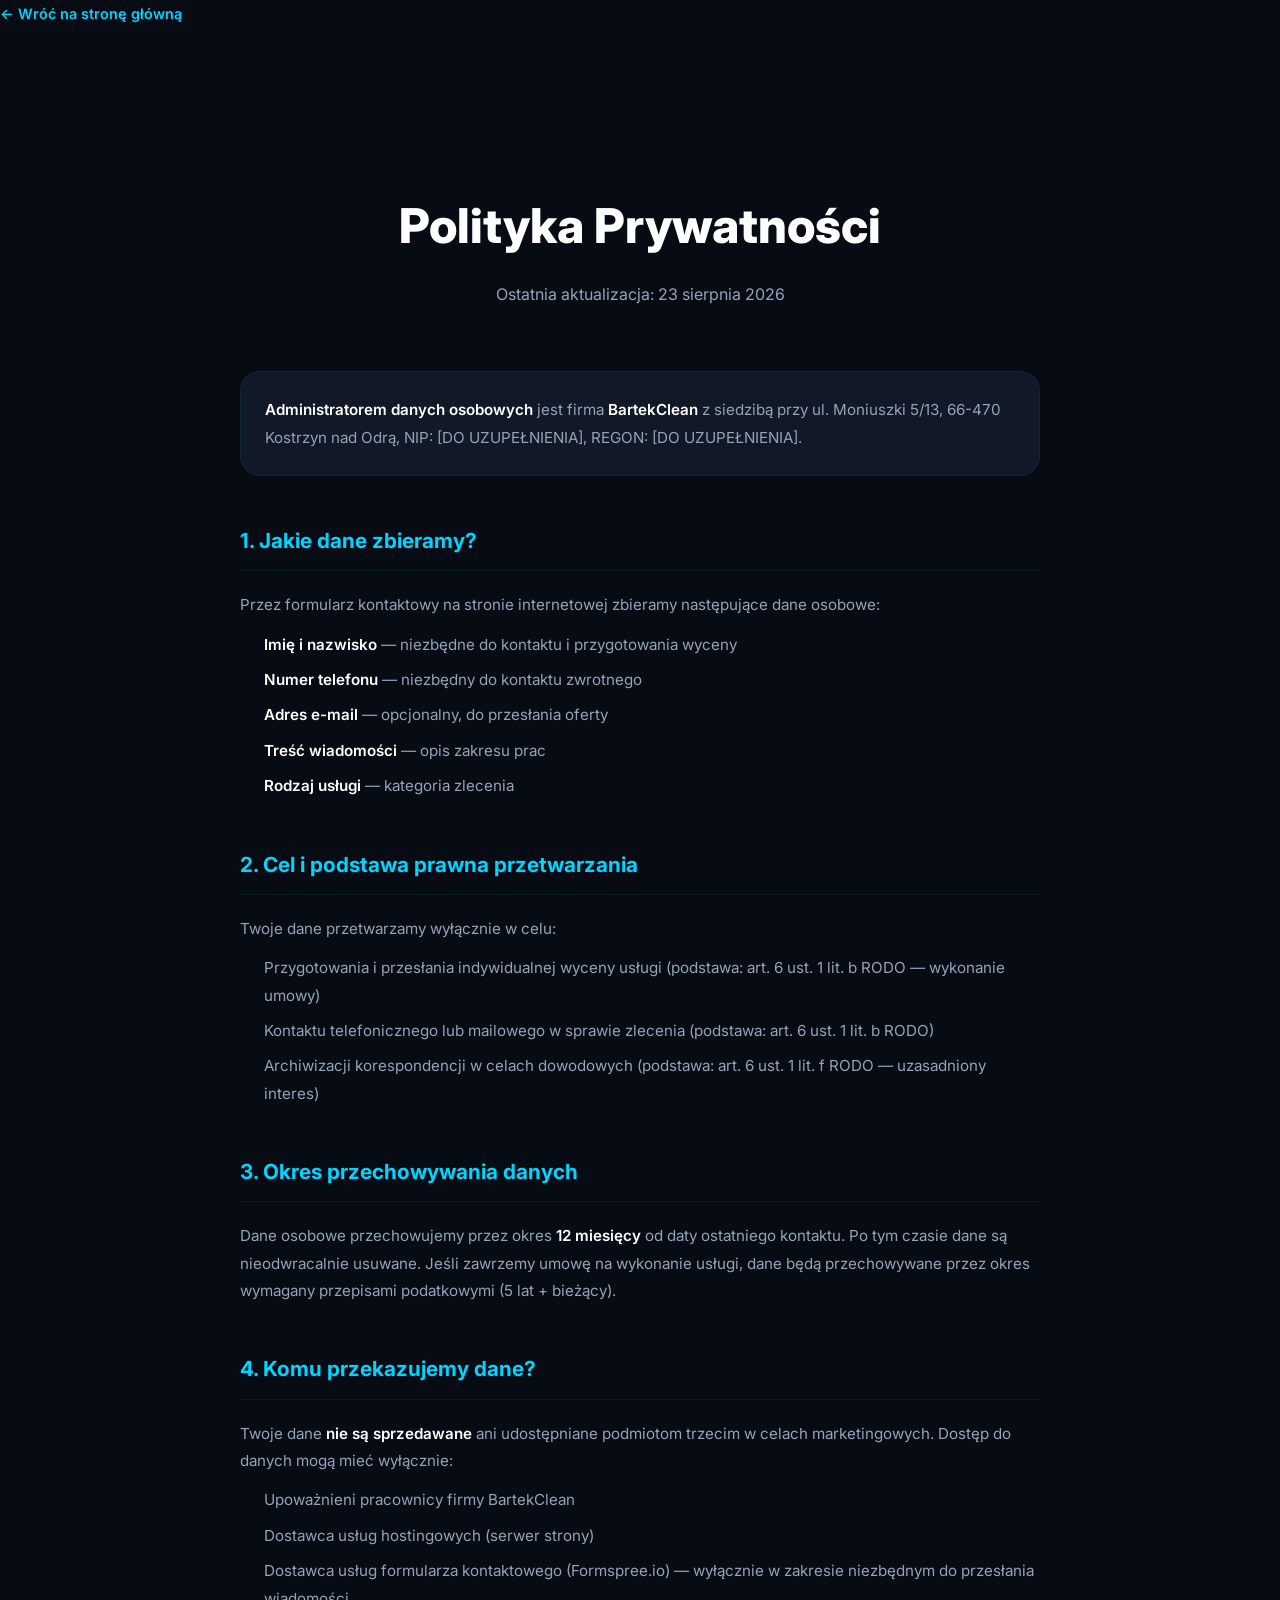
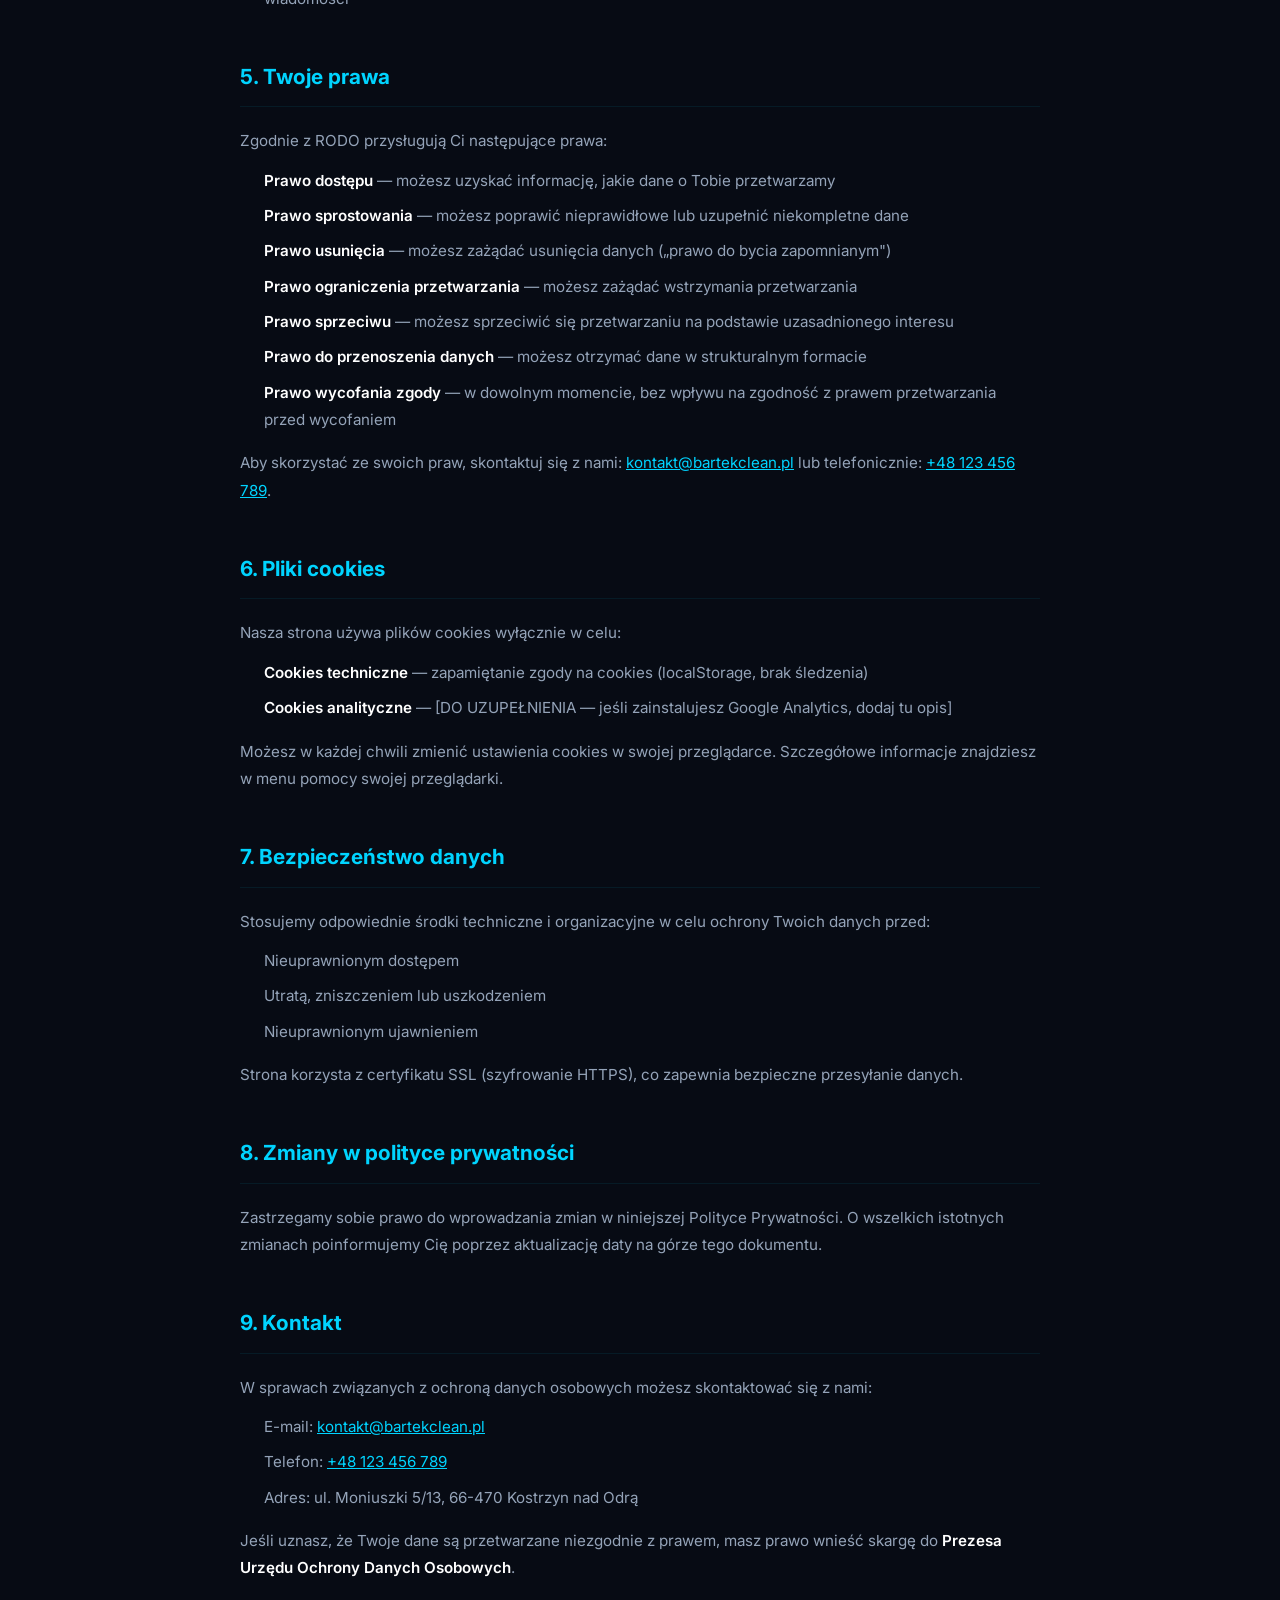
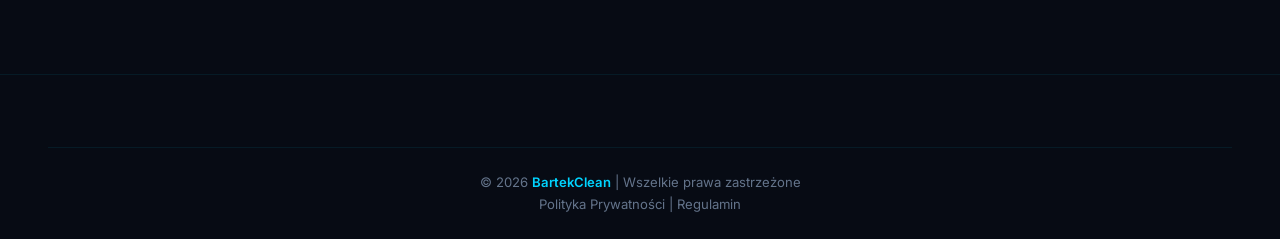
<file: polityka-prywatnosci.html>
<!DOCTYPE html>
<html lang="pl">
<head>
  <meta charset="UTF-8">
  <meta name="viewport" content="width=device-width, initial-scale=1.0">
  <title>Polityka Prywatności | BartekClean</title>
  <meta name="description" content="Polityka prywatności i ochrony danych osobowych firmy BartekClean.">
  <meta name="robots" content="noindex, follow">
  <link rel="icon" type="image/png" href="media/logo-icon.png" sizes="32x32">
  <link rel="preconnect" href="https://fonts.googleapis.com">
  <link rel="preconnect" href="https://fonts.gstatic.com" crossorigin>
  <link href="https://fonts.googleapis.com/css2?family=Inter:wght@300;400;500;600;700&display=swap" rel="stylesheet">
  <link rel="stylesheet" href="css/main.min.css?v=11">
  <style>
    .legal-page { padding: 120px 0 80px; min-height: 100vh; }
    .legal-page__header { text-align: center; margin-bottom: 64px; }
    .legal-page__header h1 { font-size: clamp(2rem, 4vw, 3rem); font-weight: 800; color: #fff; margin-bottom: 16px; }
    .legal-page__header p { color: var(--c-text-dim); font-size: 1rem; }
    .legal-content { max-width: 800px; margin: 0 auto; }
    .legal-content h2 { font-size: 1.3rem; font-weight: 700; color: var(--c-accent); margin: 48px 0 20px; padding-bottom: 12px; border-bottom: 1px solid var(--c-border); }
    .legal-content h3 { font-size: 1.05rem; font-weight: 600; color: #fff; margin: 28px 0 12px; }
    .legal-content p, .legal-content li { color: var(--c-text-dim); font-size: 0.95rem; line-height: 1.8; margin-bottom: 12px; }
    .legal-content ul { padding-left: 24px; margin-bottom: 16px; }
    .legal-content li { margin-bottom: 8px; }
    .legal-content strong { color: #fff; font-weight: 600; }
    .legal-content a { color: var(--c-accent); text-decoration: underline; }
    .legal-content .highlight-box { background: var(--c-bg-card); border: 1px solid var(--c-border); border-radius: var(--s-radius); padding: 24px; margin: 24px 0; }
    .legal-content .highlight-box p { margin: 0; }
    .legal-back { display: inline-flex; align-items: center; gap: 8px; margin-bottom: 40px; color: var(--c-accent); font-weight: 600; font-size: 0.9rem; transition: all var(--t-fast); }
    .legal-back:hover { gap: 12px; }
  </style>
</head>
<body>
  <a href="index.html" class="legal-back">← Wróć na stronę główną</a>

  <section class="legal-page">
    <div class="container">
      <div class="legal-page__header">
        <h1>Polityka Prywatności</h1>
        <p>Ostatnia aktualizacja: 23 sierpnia 2026</p>
      </div>

      <div class="legal-content">
        <div class="highlight-box">
          <p><strong>Administratorem danych osobowych</strong> jest firma <strong>BartekClean</strong> z siedzibą przy ul. Moniuszki 5/13, 66-470 Kostrzyn nad Odrą, NIP: [DO UZUPEŁNIENIA], REGON: [DO UZUPEŁNIENIA].</p>
        </div>

        <h2>1. Jakie dane zbieramy?</h2>
        <p>Przez formularz kontaktowy na stronie internetowej zbieramy następujące dane osobowe:</p>
        <ul>
          <li><strong>Imię i nazwisko</strong> — niezbędne do kontaktu i przygotowania wyceny</li>
          <li><strong>Numer telefonu</strong> — niezbędny do kontaktu zwrotnego</li>
          <li><strong>Adres e-mail</strong> — opcjonalny, do przesłania oferty</li>
          <li><strong>Treść wiadomości</strong> — opis zakresu prac</li>
          <li><strong>Rodzaj usługi</strong> — kategoria zlecenia</li>
        </ul>

        <h2>2. Cel i podstawa prawna przetwarzania</h2>
        <p>Twoje dane przetwarzamy wyłącznie w celu:</p>
        <ul>
          <li>Przygotowania i przesłania indywidualnej wyceny usługi (podstawa: art. 6 ust. 1 lit. b RODO — wykonanie umowy)</li>
          <li>Kontaktu telefonicznego lub mailowego w sprawie zlecenia (podstawa: art. 6 ust. 1 lit. b RODO)</li>
          <li>Archiwizacji korespondencji w celach dowodowych (podstawa: art. 6 ust. 1 lit. f RODO — uzasadniony interes)</li>
        </ul>

        <h2>3. Okres przechowywania danych</h2>
        <p>Dane osobowe przechowujemy przez okres <strong>12 miesięcy</strong> od daty ostatniego kontaktu. Po tym czasie dane są nieodwracalnie usuwane. Jeśli zawrzemy umowę na wykonanie usługi, dane będą przechowywane przez okres wymagany przepisami podatkowymi (5 lat + bieżący).</p>

        <h2>4. Komu przekazujemy dane?</h2>
        <p>Twoje dane <strong>nie są sprzedawane</strong> ani udostępniane podmiotom trzecim w celach marketingowych. Dostęp do danych mogą mieć wyłącznie:</p>
        <ul>
          <li>Upoważnieni pracownicy firmy BartekClean</li>
          <li>Dostawca usług hostingowych (serwer strony)</li>
          <li>Dostawca usług formularza kontaktowego (Formspree.io) — wyłącznie w zakresie niezbędnym do przesłania wiadomości</li>
        </ul>

        <h2>5. Twoje prawa</h2>
        <p>Zgodnie z RODO przysługują Ci następujące prawa:</p>
        <ul>
          <li><strong>Prawo dostępu</strong> — możesz uzyskać informację, jakie dane o Tobie przetwarzamy</li>
          <li><strong>Prawo sprostowania</strong> — możesz poprawić nieprawidłowe lub uzupełnić niekompletne dane</li>
          <li><strong>Prawo usunięcia</strong> — możesz zażądać usunięcia danych („prawo do bycia zapomnianym")</li>
          <li><strong>Prawo ograniczenia przetwarzania</strong> — możesz zażądać wstrzymania przetwarzania</li>
          <li><strong>Prawo sprzeciwu</strong> — możesz sprzeciwić się przetwarzaniu na podstawie uzasadnionego interesu</li>
          <li><strong>Prawo do przenoszenia danych</strong> — możesz otrzymać dane w strukturalnym formacie</li>
          <li><strong>Prawo wycofania zgody</strong> — w dowolnym momencie, bez wpływu na zgodność z prawem przetwarzania przed wycofaniem</li>
        </ul>
        <p>Aby skorzystać ze swoich praw, skontaktuj się z nami: <a href="mailto:kontakt@bartekclean.pl">kontakt@bartekclean.pl</a> lub telefonicznie: <a href="tel:+48123456789">+48 123 456 789</a>.</p>

        <h2>6. Pliki cookies</h2>
        <p>Nasza strona używa plików cookies wyłącznie w celu:</p>
        <ul>
          <li><strong>Cookies techniczne</strong> — zapamiętanie zgody na cookies (localStorage, brak śledzenia)</li>
          <li><strong>Cookies analityczne</strong> — [DO UZUPEŁNIENIA — jeśli zainstalujesz Google Analytics, dodaj tu opis]</li>
        </ul>
        <p>Możesz w każdej chwili zmienić ustawienia cookies w swojej przeglądarce. Szczegółowe informacje znajdziesz w menu pomocy swojej przeglądarki.</p>

        <h2>7. Bezpieczeństwo danych</h2>
        <p>Stosujemy odpowiednie środki techniczne i organizacyjne w celu ochrony Twoich danych przed:</p>
        <ul>
          <li>Nieuprawnionym dostępem</li>
          <li>Utratą, zniszczeniem lub uszkodzeniem</li>
          <li>Nieuprawnionym ujawnieniem</li>
        </ul>
        <p>Strona korzysta z certyfikatu SSL (szyfrowanie HTTPS), co zapewnia bezpieczne przesyłanie danych.</p>

        <h2>8. Zmiany w polityce prywatności</h2>
        <p>Zastrzegamy sobie prawo do wprowadzania zmian w niniejszej Polityce Prywatności. O wszelkich istotnych zmianach poinformujemy Cię poprzez aktualizację daty na górze tego dokumentu.</p>

        <h2>9. Kontakt</h2>
        <p>W sprawach związanych z ochroną danych osobowych możesz skontaktować się z nami:</p>
        <ul>
          <li>E-mail: <a href="mailto:kontakt@bartekclean.pl">kontakt@bartekclean.pl</a></li>
          <li>Telefon: <a href="tel:+48123456789">+48 123 456 789</a></li>
          <li>Adres: ul. Moniuszki 5/13, 66-470 Kostrzyn nad Odrą</li>
        </ul>
        <p>Jeśli uznasz, że Twoje dane są przetwarzane niezgodnie z prawem, masz prawo wnieść skargę do <strong>Prezesa Urzędu Ochrony Danych Osobowych</strong>.</p>
      </div>
    </div>
  </section>

  <footer class="footer" role="contentinfo">
    <div class="container">
      <div class="footer__bottom">
        <p>© 2026 <strong>BartekClean</strong> | Wszelkie prawa zastrzeżone</p>
        <p class="footer__legal"><a href="polityka-prywatnosci.html">Polityka Prywatności</a> | <a href="regulamin.html">Regulamin</a></p>
      </div>
    </div>
  </footer>
</body>
</html>
</file>
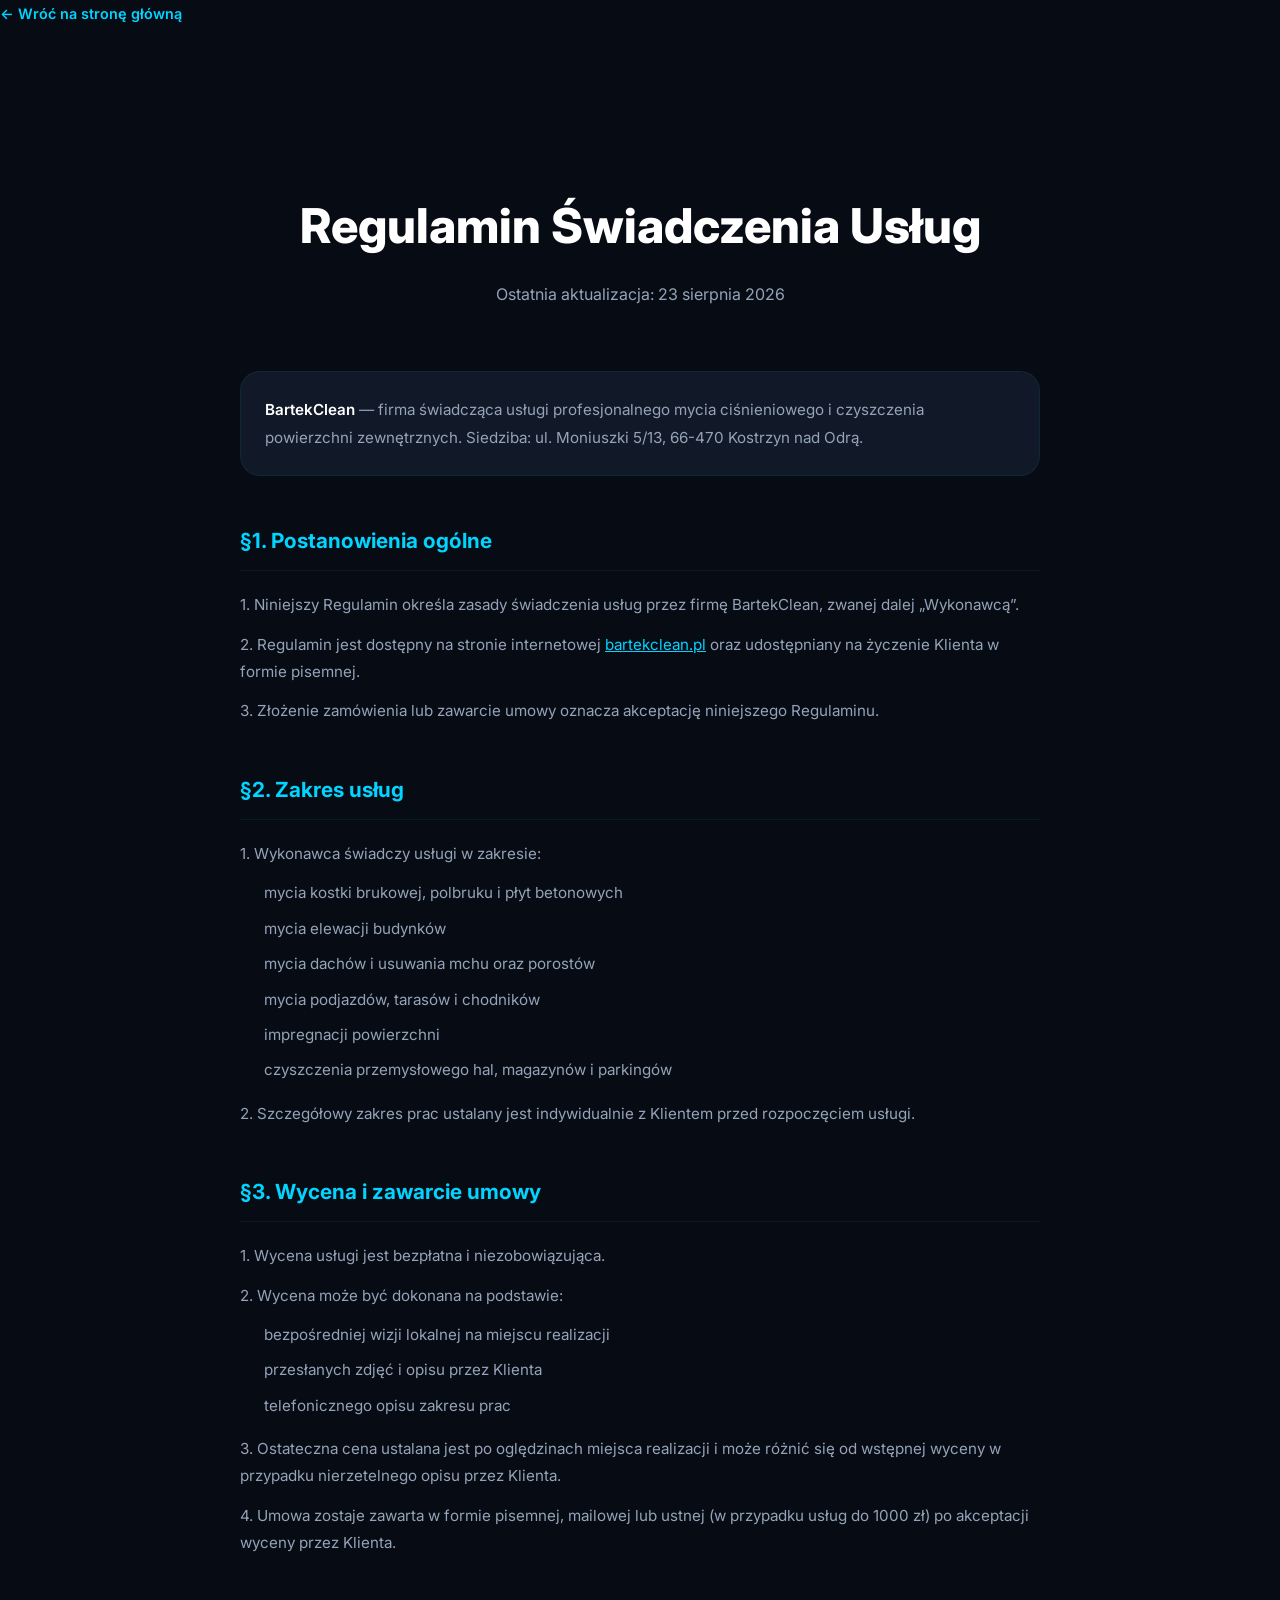
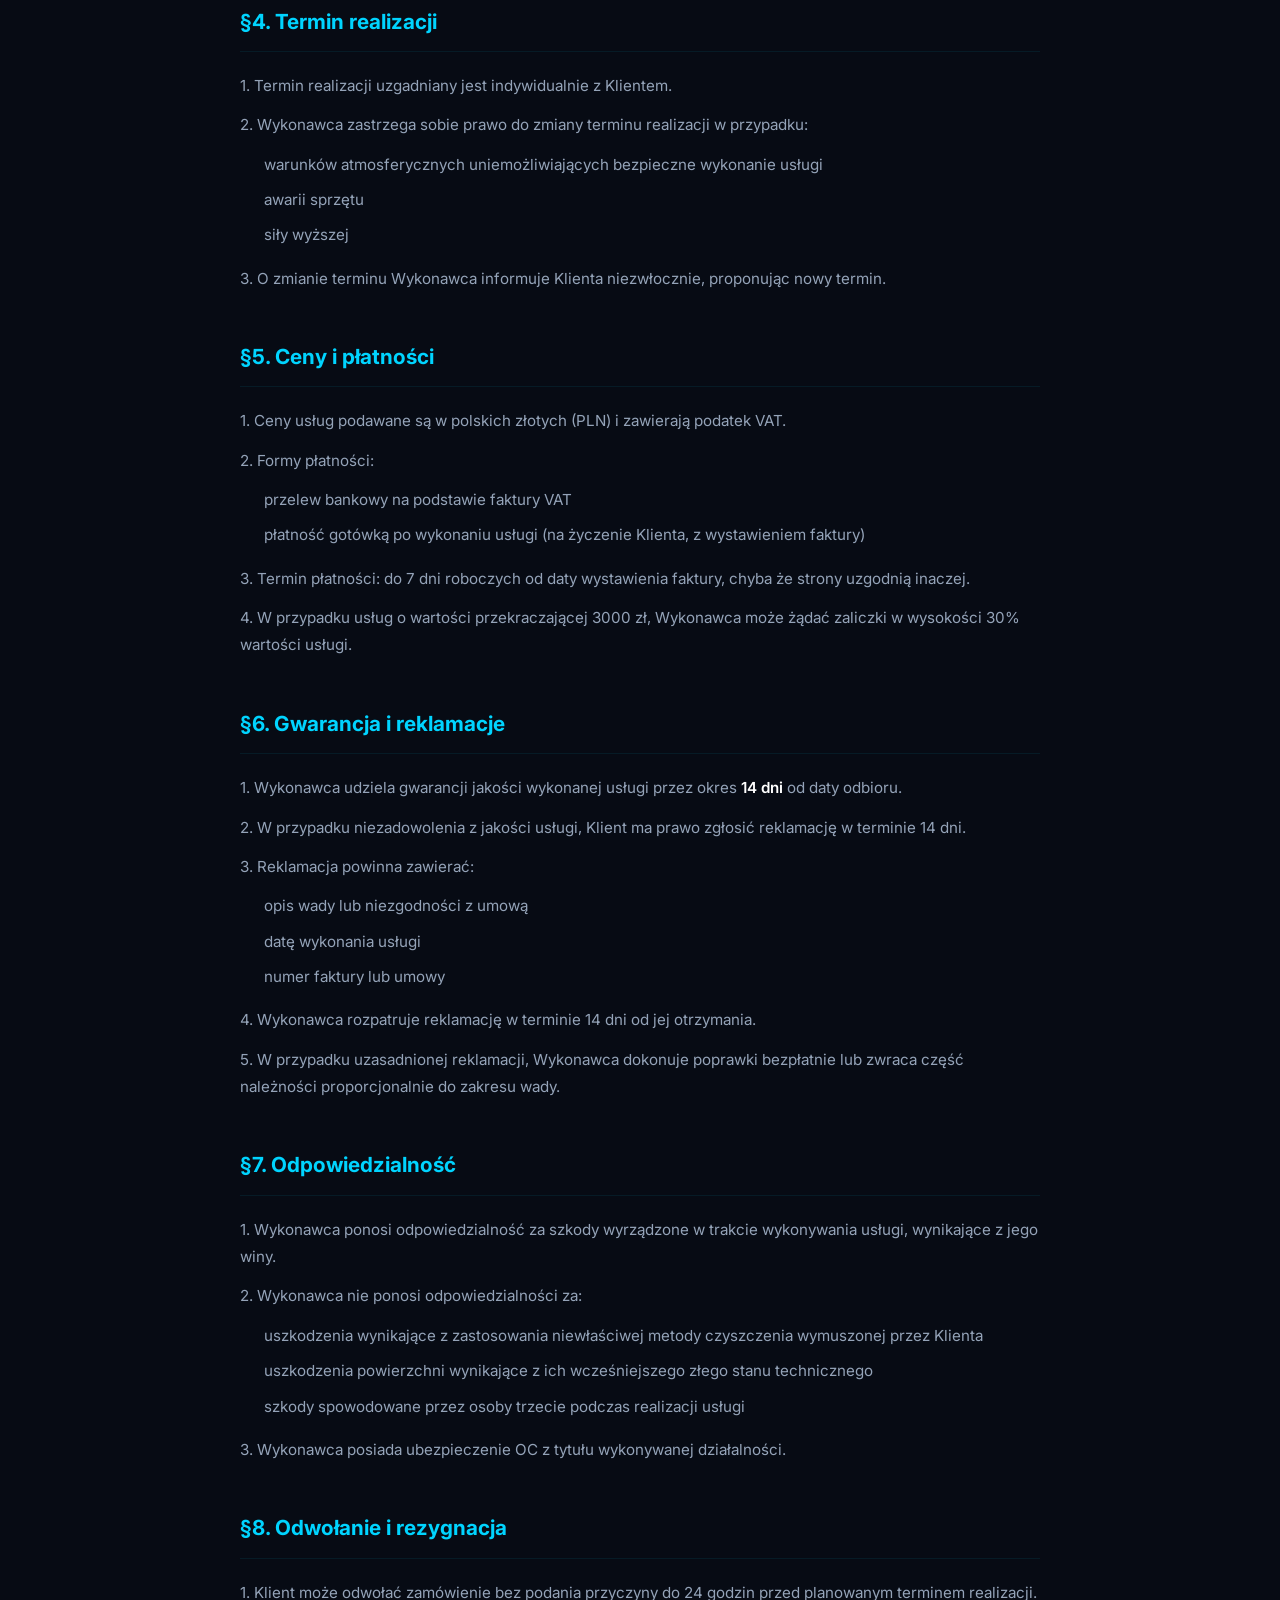
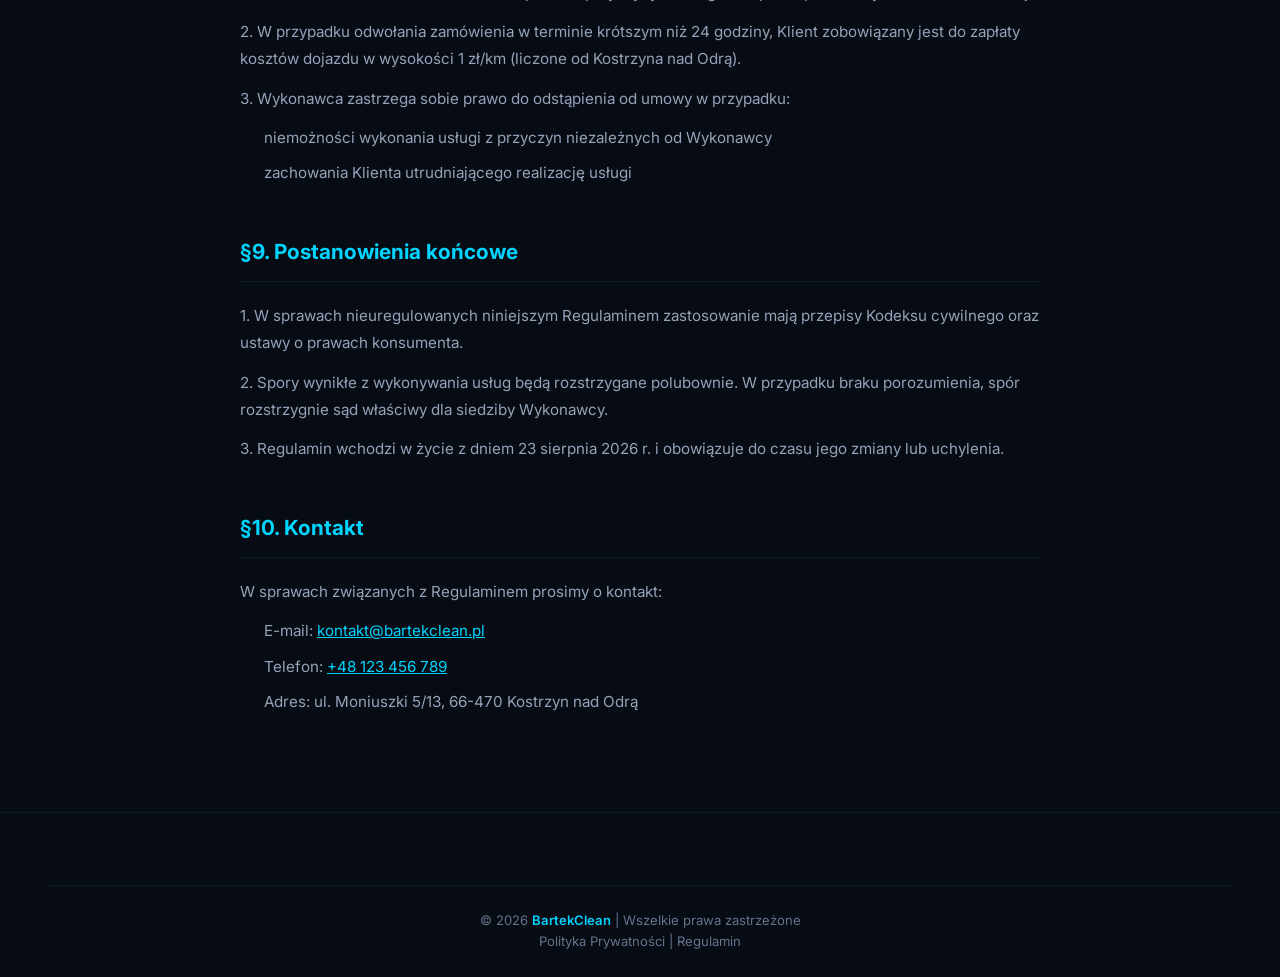
<file: regulamin.html>
<!DOCTYPE html>
<html lang="pl">
<head>
  <meta charset="UTF-8">
  <meta name="viewport" content="width=device-width, initial-scale=1.0">
  <title>Regulamin | BartekClean</title>
  <meta name="description" content="Regulamin świadczenia usług przez firmę BartekClean.">
  <meta name="robots" content="noindex, follow">
  <link rel="icon" type="image/png" href="media/logo-icon.png" sizes="32x32">
  <link rel="preconnect" href="https://fonts.googleapis.com">
  <link rel="preconnect" href="https://fonts.gstatic.com" crossorigin>
  <link href="https://fonts.googleapis.com/css2?family=Inter:wght@300;400;500;600;700&display=swap" rel="stylesheet">
  <link rel="stylesheet" href="css/main.min.css?v=11">
  <style>
    .legal-page { padding: 120px 0 80px; min-height: 100vh; }
    .legal-page__header { text-align: center; margin-bottom: 64px; }
    .legal-page__header h1 { font-size: clamp(2rem, 4vw, 3rem); font-weight: 800; color: #fff; margin-bottom: 16px; }
    .legal-page__header p { color: var(--c-text-dim); font-size: 1rem; }
    .legal-content { max-width: 800px; margin: 0 auto; }
    .legal-content h2 { font-size: 1.3rem; font-weight: 700; color: var(--c-accent); margin: 48px 0 20px; padding-bottom: 12px; border-bottom: 1px solid var(--c-border); }
    .legal-content h3 { font-size: 1.05rem; font-weight: 600; color: #fff; margin: 28px 0 12px; }
    .legal-content p, .legal-content li { color: var(--c-text-dim); font-size: 0.95rem; line-height: 1.8; margin-bottom: 12px; }
    .legal-content ul { padding-left: 24px; margin-bottom: 16px; }
    .legal-content li { margin-bottom: 8px; }
    .legal-content strong { color: #fff; font-weight: 600; }
    .legal-content a { color: var(--c-accent); text-decoration: underline; }
    .legal-content .highlight-box { background: var(--c-bg-card); border: 1px solid var(--c-border); border-radius: var(--s-radius); padding: 24px; margin: 24px 0; }
    .legal-content .highlight-box p { margin: 0; }
    .legal-back { display: inline-flex; align-items: center; gap: 8px; margin-bottom: 40px; color: var(--c-accent); font-weight: 600; font-size: 0.9rem; transition: all var(--t-fast); }
    .legal-back:hover { gap: 12px; }
  </style>
</head>
<body>
  <a href="index.html" class="legal-back">← Wróć na stronę główną</a>

  <section class="legal-page">
    <div class="container">
      <div class="legal-page__header">
        <h1>Regulamin Świadczenia Usług</h1>
        <p>Ostatnia aktualizacja: 23 sierpnia 2026</p>
      </div>

      <div class="legal-content">
        <div class="highlight-box">
          <p><strong>BartekClean</strong> — firma świadcząca usługi profesjonalnego mycia ciśnieniowego i czyszczenia powierzchni zewnętrznych. Siedziba: ul. Moniuszki 5/13, 66-470 Kostrzyn nad Odrą.</p>
        </div>

        <h2>§1. Postanowienia ogólne</h2>
        <p>1. Niniejszy Regulamin określa zasady świadczenia usług przez firmę BartekClean, zwanej dalej „Wykonawcą”.</p>
        <p>2. Regulamin jest dostępny na stronie internetowej <a href="https://bartekclean.pl">bartekclean.pl</a> oraz udostępniany na życzenie Klienta w formie pisemnej.</p>
        <p>3. Złożenie zamówienia lub zawarcie umowy oznacza akceptację niniejszego Regulaminu.</p>

        <h2>§2. Zakres usług</h2>
        <p>1. Wykonawca świadczy usługi w zakresie:</p>
        <ul>
          <li>mycia kostki brukowej, polbruku i płyt betonowych</li>
          <li>mycia elewacji budynków</li>
          <li>mycia dachów i usuwania mchu oraz porostów</li>
          <li>mycia podjazdów, tarasów i chodników</li>
          <li>impregnacji powierzchni</li>
          <li>czyszczenia przemysłowego hal, magazynów i parkingów</li>
        </ul>
        <p>2. Szczegółowy zakres prac ustalany jest indywidualnie z Klientem przed rozpoczęciem usługi.</p>

        <h2>§3. Wycena i zawarcie umowy</h2>
        <p>1. Wycena usługi jest bezpłatna i niezobowiązująca.</p>
        <p>2. Wycena może być dokonana na podstawie:</p>
        <ul>
          <li>bezpośredniej wizji lokalnej na miejscu realizacji</li>
          <li>przesłanych zdjęć i opisu przez Klienta</li>
          <li>telefonicznego opisu zakresu prac</li>
        </ul>
        <p>3. Ostateczna cena ustalana jest po oględzinach miejsca realizacji i może różnić się od wstępnej wyceny w przypadku nierzetelnego opisu przez Klienta.</p>
        <p>4. Umowa zostaje zawarta w formie pisemnej, mailowej lub ustnej (w przypadku usług do 1000 zł) po akceptacji wyceny przez Klienta.</p>

        <h2>§4. Termin realizacji</h2>
        <p>1. Termin realizacji uzgadniany jest indywidualnie z Klientem.</p>
        <p>2. Wykonawca zastrzega sobie prawo do zmiany terminu realizacji w przypadku:</p>
        <ul>
          <li>warunków atmosferycznych uniemożliwiających bezpieczne wykonanie usługi</li>
          <li>awarii sprzętu</li>
          <li>siły wyższej</li>
        </ul>
        <p>3. O zmianie terminu Wykonawca informuje Klienta niezwłocznie, proponując nowy termin.</p>

        <h2>§5. Ceny i płatności</h2>
        <p>1. Ceny usług podawane są w polskich złotych (PLN) i zawierają podatek VAT.</p>
        <p>2. Formy płatności:</p>
        <ul>
          <li>przelew bankowy na podstawie faktury VAT</li>
          <li>płatność gotówką po wykonaniu usługi (na życzenie Klienta, z wystawieniem faktury)</li>
        </ul>
        <p>3. Termin płatności: do 7 dni roboczych od daty wystawienia faktury, chyba że strony uzgodnią inaczej.</p>
        <p>4. W przypadku usług o wartości przekraczającej 3000 zł, Wykonawca może żądać zaliczki w wysokości 30% wartości usługi.</p>

        <h2>§6. Gwarancja i reklamacje</h2>
        <p>1. Wykonawca udziela gwarancji jakości wykonanej usługi przez okres <strong>14 dni</strong> od daty odbioru.</p>
        <p>2. W przypadku niezadowolenia z jakości usługi, Klient ma prawo zgłosić reklamację w terminie 14 dni.</p>
        <p>3. Reklamacja powinna zawierać:</p>
        <ul>
          <li>opis wady lub niezgodności z umową</li>
          <li>datę wykonania usługi</li>
          <li>numer faktury lub umowy</li>
        </ul>
        <p>4. Wykonawca rozpatruje reklamację w terminie 14 dni od jej otrzymania.</p>
        <p>5. W przypadku uzasadnionej reklamacji, Wykonawca dokonuje poprawki bezpłatnie lub zwraca część należności proporcjonalnie do zakresu wady.</p>

        <h2>§7. Odpowiedzialność</h2>
        <p>1. Wykonawca ponosi odpowiedzialność za szkody wyrządzone w trakcie wykonywania usługi, wynikające z jego winy.</p>
        <p>2. Wykonawca nie ponosi odpowiedzialności za:</p>
        <ul>
          <li>uszkodzenia wynikające z zastosowania niewłaściwej metody czyszczenia wymuszonej przez Klienta</li>
          <li>uszkodzenia powierzchni wynikające z ich wcześniejszego złego stanu technicznego</li>
          <li>szkody spowodowane przez osoby trzecie podczas realizacji usługi</li>
        </ul>
        <p>3. Wykonawca posiada ubezpieczenie OC z tytułu wykonywanej działalności.</p>

        <h2>§8. Odwołanie i rezygnacja</h2>
        <p>1. Klient może odwołać zamówienie bez podania przyczyny do 24 godzin przed planowanym terminem realizacji.</p>
        <p>2. W przypadku odwołania zamówienia w terminie krótszym niż 24 godziny, Klient zobowiązany jest do zapłaty kosztów dojazdu w wysokości 1 zł/km (liczone od Kostrzyna nad Odrą).</p>
        <p>3. Wykonawca zastrzega sobie prawo do odstąpienia od umowy w przypadku:</p>
        <ul>
          <li>niemożności wykonania usługi z przyczyn niezależnych od Wykonawcy</li>
          <li>zachowania Klienta utrudniającego realizację usługi</li>
        </ul>

        <h2>§9. Postanowienia końcowe</h2>
        <p>1. W sprawach nieuregulowanych niniejszym Regulaminem zastosowanie mają przepisy Kodeksu cywilnego oraz ustawy o prawach konsumenta.</p>
        <p>2. Spory wynikłe z wykonywania usług będą rozstrzygane polubownie. W przypadku braku porozumienia, spór rozstrzygnie sąd właściwy dla siedziby Wykonawcy.</p>
        <p>3. Regulamin wchodzi w życie z dniem 23 sierpnia 2026 r. i obowiązuje do czasu jego zmiany lub uchylenia.</p>

        <h2>§10. Kontakt</h2>
        <p>W sprawach związanych z Regulaminem prosimy o kontakt:</p>
        <ul>
          <li>E-mail: <a href="mailto:kontakt@bartekclean.pl">kontakt@bartekclean.pl</a></li>
          <li>Telefon: <a href="tel:+48123456789">+48 123 456 789</a></li>
          <li>Adres: ul. Moniuszki 5/13, 66-470 Kostrzyn nad Odrą</li>
        </ul>
      </div>
    </div>
  </section>

  <footer class="footer" role="contentinfo">
    <div class="container">
      <div class="footer__bottom">
        <p>© 2026 <strong>BartekClean</strong> | Wszelkie prawa zastrzeżone</p>
        <p class="footer__legal"><a href="polityka-prywatnosci.html">Polityka Prywatności</a> | <a href="regulamin.html">Regulamin</a></p>
      </div>
    </div>
  </footer>
</body>
</html>
</file>
<file: css/main.min.css>
@import url('variables.css');@import url('base.css');@import url('layout.css');@import url('components.css');@import url('animations.css');@import url('canvas.css');@import url('responsive.css');
</file>
